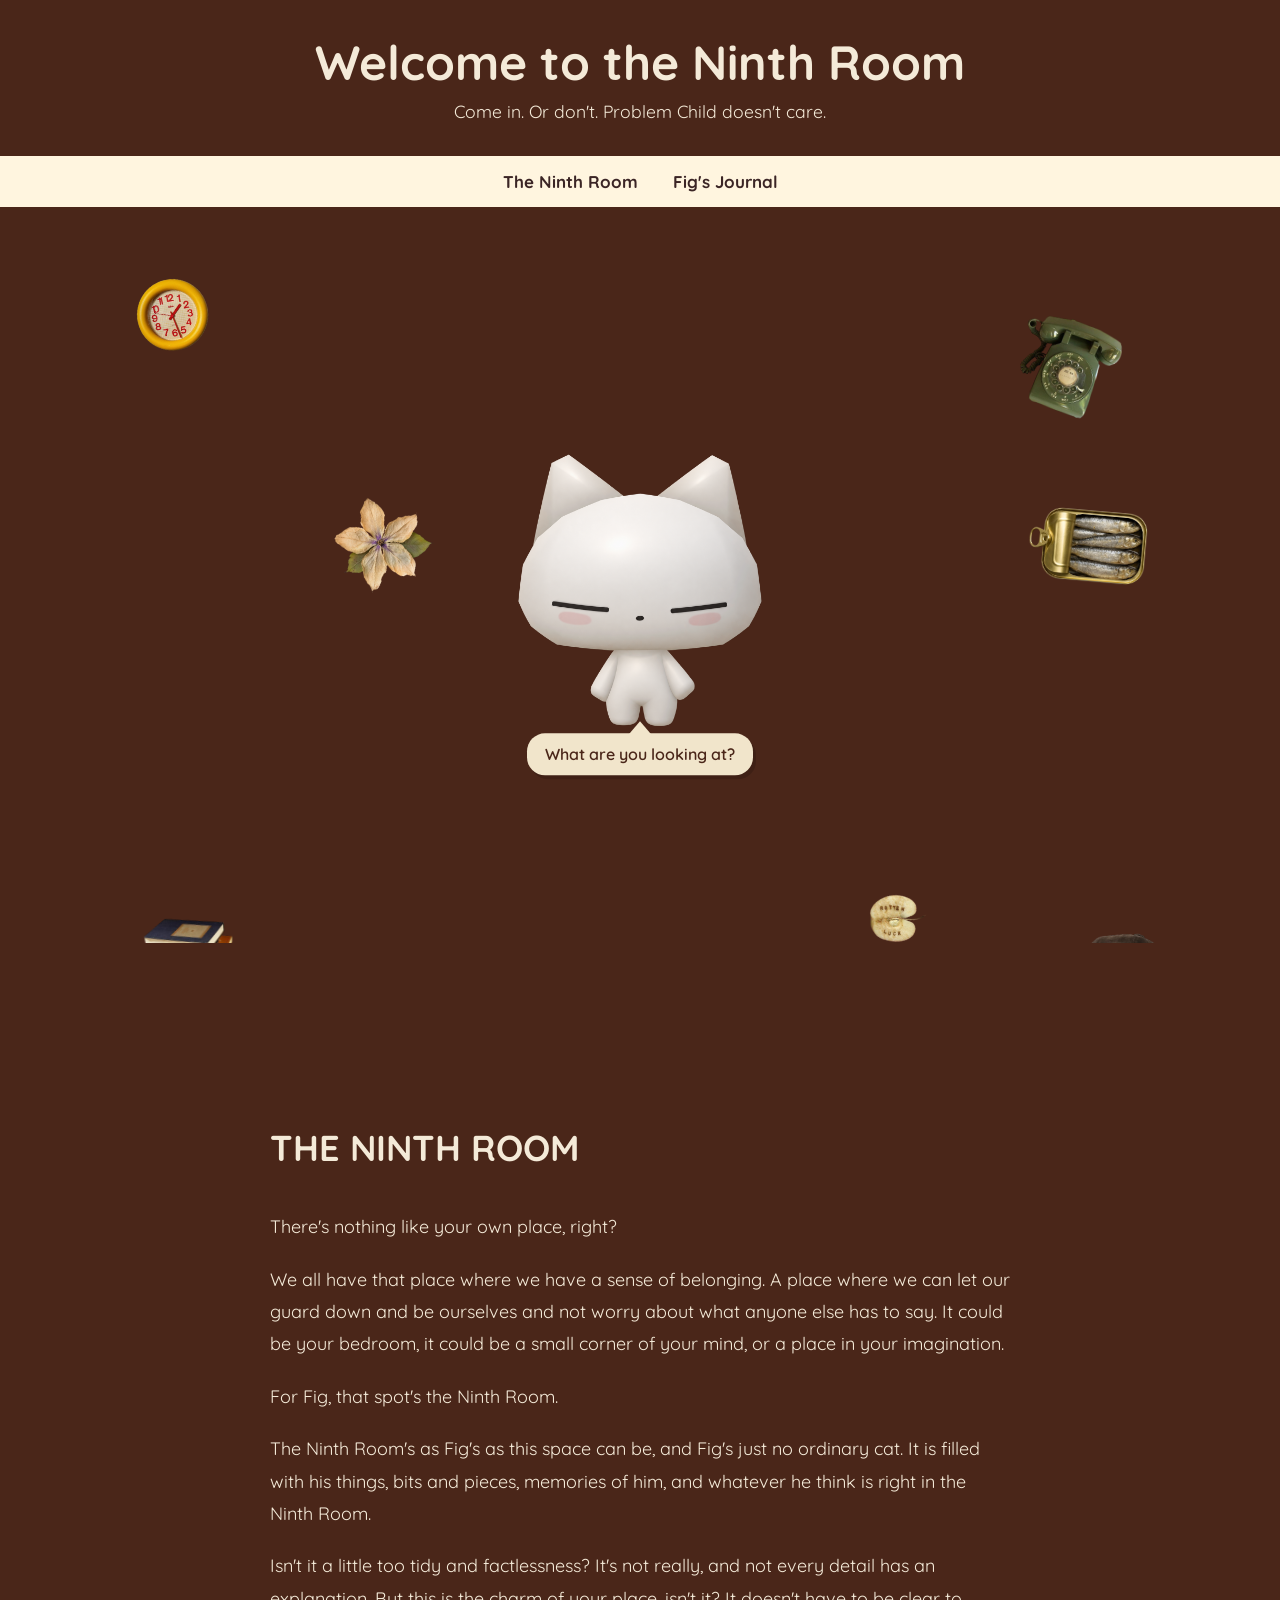
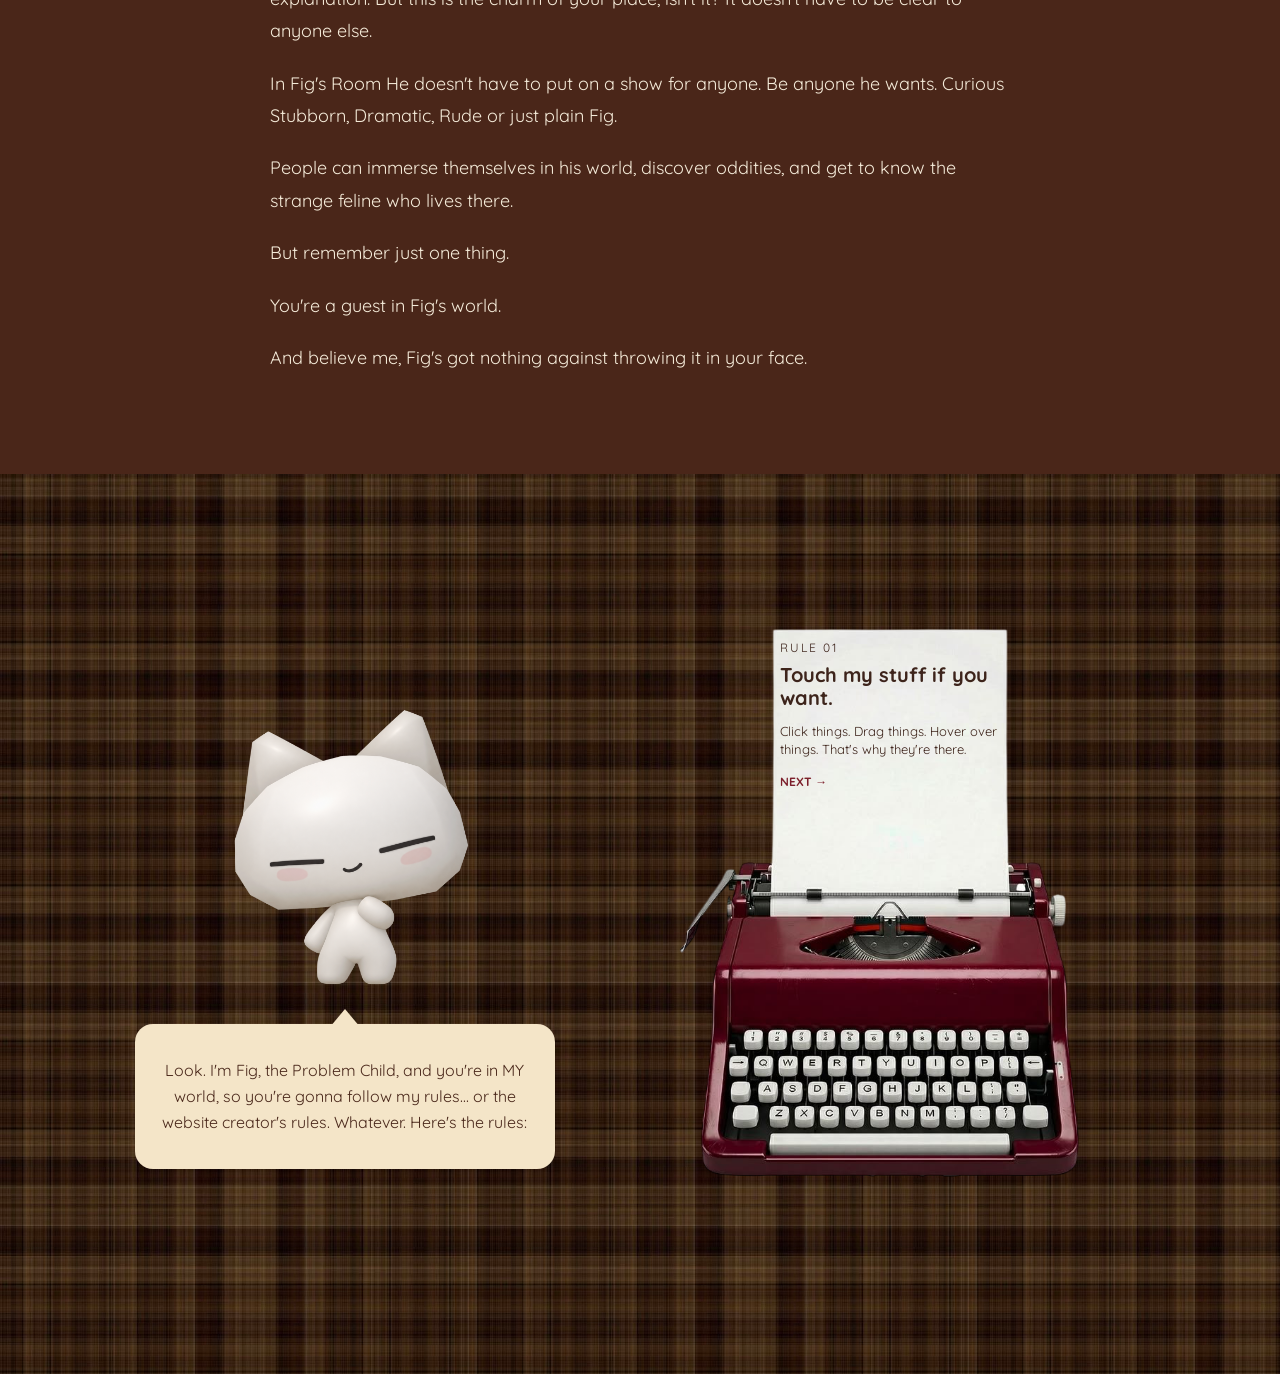
<file: index.html>
<!DOCTYPE html>
<html lang="en">

<head>
    <meta charset="UTF-8">
    <meta name="viewport" content="width=device-width, initial-scale=1.0">

    <title>The Ninth Room</title>

    <link rel="stylesheet" href="style.css">
</head>

<body>

    <!-- ===================================== -->
    <!-- FIRST SCREEN: THE NINTH ROOM          -->
    <!-- ===================================== -->

    <header>
        <h1>Welcome to the Ninth Room</h1>
        <p>Come in. Or don't. Problem Child doesn't care.</p>
    </header>
<nav aria-label="Main navigation">
    <ul>
        <li><a href="index.html">The Ninth Room</a></li>
        <li><a href="journal.html">Fig's Journal</a></li>
    </ul>
</nav>

    <main>

        <section class="room">


            <!-- CLOCK -->

            <div class="object-wrapper clock">

                <img
                    src="images/Clock.png"
                    class="room-object"
                    alt="Yellow vintage clock"
                    draggable="false">

                <div class="object-info">
                    A yellow vintage clock.<br>
                    It still works. Probably.
                </div>

            </div>


            <!-- TELEPHONE -->

            <div class="object-wrapper phone">

                <img
                    src="images/Telephone.png"
                    class="room-object"
                    alt="Green rotary telephone"
                    draggable="false">

                <div class="object-info">
                    An old rotary telephone.<br>
                    Nobody has called.
                </div>

            </div>


            <!-- BOOKS -->

            <div class="object-wrapper books" id="books-link">

                <img
                    src="images/Books.png"
                    class="room-object"
                    alt="Stack of old books"
                    draggable="false">

                <div class="object-info">
                    Fig's Journal<br>
                    Click to snoop.
                </div>

            </div>


            <!-- DRIED FLOWER -->

            <div class="object-wrapper flower">

                <img
                    src="images/Dried-flower.png"
                    class="room-object"
                    alt="Dried flower"
                    draggable="false">

                <div class="object-info">
                    A dried flower.<br>
                    It used to be prettier.
                </div>

            </div>


            <!-- ROTTEN LUCK -->

            <div class="object-wrapper apple">

                <img
                    src="images/Rotten-Luck.png"
                    class="room-object"
                    alt="Apple with Rotten Luck written inside"
                    draggable="false">

                <div class="object-info">
                    Rotten Luck.<br>
                    Don't eat it.
                </div>

            </div>


            <!-- SARDINES -->

            <div class="object-wrapper fish">

                <img
                    src="images/Sardines.png"
                    class="room-object"
                    alt="Tin of sardines"
                    draggable="false">

                <div class="object-info">
                    A tin of sardines.<br>
                    Fig claims these.
                </div>

            </div>


            <!-- HAT -->

            <div class="object-wrapper hat">

                <img
                    src="images/Hat.png"
                    class="room-object"
                    alt="Brown vintage hat"
                    draggable="false">

                <div class="object-info">
                    An old brown hat.<br>
                    Surprisingly dramatic.
                </div>

            </div>


            <!-- FIG -->

            <div class="problem-child">

                <img
                    src="cat-images/cat-neutral.png"
                    id="problem-child"
                    alt="Fig the Problem Child"
                    draggable="false">

                <div class="cat-message">

                    <p id="cat-text">
                        What are you looking at?
                    </p>

                </div>

            </div>

        </section>

<section class="room-introduction">
  <h2>THE NINTH ROOM</h2>

  <p>There's nothing like your own place, right?</p>

  <p>We all have that place where we have a sense of belonging. A place where we can let our guard down and be ourselves and not worry about what anyone else has to say. It could be your bedroom, it could be a small corner of your mind, or a place in your imagination.</p>

  <p>For Fig, that spot's the Ninth Room.</p>

  <p>The Ninth Room's as Fig's as this space can be, and Fig's just no ordinary cat. It is filled with his things, bits and pieces, memories of him, and whatever he think is right in the Ninth Room.</p>

  <p>Isn't it a little too tidy and factlessness? It's not really, and not every detail has an explanation. But this is the charm of your place, isn't it? It doesn't have to be clear to anyone else.</p>

  <p>In Fig's Room He doesn't have to put on a show for anyone. Be anyone he wants. Curious Stubborn, Dramatic, Rude or just plain Fig.</p>

  <p>People can immerse themselves in his world, discover oddities, and get to know the strange feline who lives there.</p>

  <p>But remember just one thing.</p>

  <p>You're a guest in Fig's world.</p>

  <p>And believe me, Fig's got nothing against throwing it in your face.</p>
</section>

        <!-- ===================================== -->
        <!-- SECOND SCREEN: FIG'S RULES            -->
        <!-- YOU REACH THIS BY SCROLLING DOWN      -->
        <!-- ===================================== -->

        <section class="fig-rules">


            <!-- FIG -->

            <div class="rules-intro">

                <div class="rules-fig">

                    <img
                        src="cat-images/cat-smug-3.png"
                        id="rules-cat"
                        alt="Fig the Problem Child">

                </div>


                <div class="rules-speech">

                    <p>
                        Look. I'm Fig, the Problem Child, and you're in MY world,
                        so you're gonna follow my rules... or the website creator's
                        rules. Whatever. Here's the rules:
                    </p>

                </div>

            </div>



            <!-- TYPEWRITER -->

            <div class="typewriter-area">

                <img
                    src="images/typewriter.png"
                    class="typewriter"
                    alt="Vintage burgundy typewriter">


                <!-- TEXT ON THE PAPER -->

                <div class="typewriter-paper">

                    <p
                        class="rule-number"
                        id="rule-number">
                        RULE 01
                    </p>

                    <h2 id="rule-title">
                        Touch my stuff if you want.
                    </h2>

                    <p id="rule-description">
                        Click things. Drag things. Hover over things.
                        That's why they're there.
                    </p>

                    <button id="next-rule">
                        NEXT →
                    </button>

                </div>

            </div>

        </section>

    </main>



    <script>

        /* ================================= */
        /* FIG IN THE FIRST ROOM             */
        /* ================================= */

        const cat =
            document.getElementById("problem-child");

        const catText =
            document.getElementById("cat-text");


        const expressions = [

            "cat-images/cat-neutral.png",

            "cat-images/cat-smug-3.png",

            "cat-images/cat-surprised.png",

            "cat-images/cat-shy.png",

            "cat-images/cat-annoyed.png"

        ];


        const messages = [

            "What are you looking at?",

            "Obviously I run this place.",

            "Excuse me?!",

            "Stop staring at me.",

            "You're getting on my nerves."

        ];


        let expression = 0;


        cat.addEventListener(
            "click",

            function () {

                expression++;


                if (expression >= expressions.length) {
                    expression = 0;
                }


                cat.src =
                    expressions[expression];


                catText.textContent =
                    messages[expression];

            }
        );



        /* ================================= */
        /* FIG REACTS TO OBJECTS             */
        /* ================================= */

        const reactions = {

            clock: {

                face:
                    "cat-images/cat-annoyed.png",

                message:
                    "Yes. Time is passing. Thank you for noticing."

            },


            phone: {

                face:
                    "cat-images/cat-surprised.png",

                message:
                    "Don't answer that."

            },


            books: {

                face:
                    "cat-images/cat-smug-3.png",

                message:
                    "I have read all of those. Obviously."

            },


            flower: {

                face:
                    "cat-images/cat-shy.png",

                message:
                    "...I was keeping that."

            },


            apple: {

                face:
                    "cat-images/cat-annoyed.png",

                message:
                    "It literally says Rotten Luck. Use your brain."

            },


            fish: {

                face:
                    "cat-images/cat-surprised.png",

                message:
                    "HEY. Put my sardines back."

            },


            hat: {

                face:
                    "cat-images/cat-smug-3.png",

                message:
                    "Fine. I would look good in it."

            }

        };



        /* ================================= */
        /* DRAGGABLE OBJECTS                 */
        /* ================================= */

        const room =
            document.querySelector(".room");

        const wrappers =
            document.querySelectorAll(".object-wrapper");


        wrappers.forEach(

            function (wrapper) {

                const object =
                    wrapper.querySelector(".room-object");


                object.addEventListener(

                    "mousedown",

                    function (event) {

                        event.preventDefault();


                        /* FIND THE OBJECT */

                        let objectName = "";


                        if (wrapper.classList.contains("clock")) {
                            objectName = "clock";
                        }

                        if (wrapper.classList.contains("phone")) {
                            objectName = "phone";
                        }

                        if (wrapper.classList.contains("books")) {
                            objectName = "books";
                        }

                        if (wrapper.classList.contains("flower")) {
                            objectName = "flower";
                        }

                        if (wrapper.classList.contains("apple")) {
                            objectName = "apple";
                        }

                        if (wrapper.classList.contains("fish")) {
                            objectName = "fish";
                        }

                        if (wrapper.classList.contains("hat")) {
                            objectName = "hat";
                        }


                        /* FIG REACTS */

                        if (reactions[objectName]) {

                            cat.src =
                                reactions[objectName].face;

                            catText.textContent =
                                reactions[objectName].message;

                        }


                        /* START DRAGGING */

                        const roomBox =
                            room.getBoundingClientRect();

                        const wrapperBox =
                            wrapper.getBoundingClientRect();


                        const offsetX =
                            event.clientX -
                            wrapperBox.left;

                        const offsetY =
                            event.clientY -
                            wrapperBox.top;


                        wrapper.style.zIndex = "20";


                        function moveObject(event) {

                            let newX =
                                event.clientX -
                                roomBox.left -
                                offsetX;

                            let newY =
                                event.clientY -
                                roomBox.top -
                                offsetY;


                            const maxX =
                                room.clientWidth -
                                wrapper.offsetWidth;

                            const maxY =
                                room.clientHeight -
                                wrapper.offsetHeight;


                            if (newX < 0) {
                                newX = 0;
                            }

                            if (newY < 0) {
                                newY = 0;
                            }

                            if (newX > maxX) {
                                newX = maxX;
                            }

                            if (newY > maxY) {
                                newY = maxY;
                            }


                            wrapper.style.left =
                                newX + "px";

                            wrapper.style.top =
                                newY + "px";

                            wrapper.style.right =
                                "auto";

                            wrapper.style.bottom =
                                "auto";

                        }


                        function stopDragging() {

                            document.removeEventListener(
                                "mousemove",
                                moveObject
                            );

                            document.removeEventListener(
                                "mouseup",
                                stopDragging
                            );

                            wrapper.style.zIndex = "";

                        }


                        document.addEventListener(
                            "mousemove",
                            moveObject
                        );

                        document.addEventListener(
                            "mouseup",
                            stopDragging
                        );

                    }

                );

            }

        );



        /* ================================= */
        /* FIG'S TYPEWRITER RULES            */
        /* ================================= */

        const ruleNumber =
            document.getElementById("rule-number");

        const ruleTitle =
            document.getElementById("rule-title");

        const ruleDescription =
            document.getElementById(
                "rule-description"
            );

        const nextRule =
            document.getElementById("next-rule");

        const rulesCat =
            document.getElementById("rules-cat");


        const rules = [

            {
                number:
                    "RULE 01",

                title:
                    "Touch my stuff if you want.",

                description:
                    "Click things. Drag things. Hover over things. That's why they're there.",

                face:
                    "cat-images/cat-smug-3.png"
            },


            {
                number:
                    "RULE 02",

                title:
                    "Some things lead somewhere else.",

                description:
                    "Click an object and it might take you somewhere. Try not to get lost.",

                face:
                    "cat-images/cat-neutral.png"
            },


            {
                number:
                    "RULE 03",

                title:
                    "Don't expect everything to make sense.",

                description:
                    "This is the Ninth Room. Things are here because they're here.",

                face:
                    "cat-images/cat-annoyed.png"
            },


            {
                number:
                    "RULE 04",

                title:
                    "Yes, I react to things.",

                description:
                    "I'm literally standing right here. Obviously I have opinions.",

                face:
                    "cat-images/cat-surprised.png"
            },


            {
                number:
                    "RULE 05",

                title:
                    "Explore.",

                description:
                    "That's basically the whole point. Stop waiting for me to tell you what to do.",

                face:
                    "cat-images/cat-smug-3.png"
            }

        ];


        let currentRule = 0;


        nextRule.addEventListener(

            "click",

            function () {

                currentRule++;


                if (currentRule >= rules.length) {
                    currentRule = 0;
                }


                ruleNumber.textContent =
                    rules[currentRule].number;

                ruleTitle.textContent =
                    rules[currentRule].title;

                ruleDescription.textContent =
                    rules[currentRule].description;

                rulesCat.src =
                    rules[currentRule].face;


                if (
                    currentRule ===
                    rules.length - 1
                ) {

                    nextRule.textContent =
                        "START OVER ↺";

                }

                else {

                    nextRule.textContent =
                        "NEXT →";

                }

            }

        );



        /* ================================= */
        /* BOOKS: CLICK OPENS JOURNAL        */
        /* DRAGGING DOES NOT OPEN JOURNAL    */
        /* ================================= */

        const booksLink =
            document.getElementById("books-link");

        let booksStartX = 0;
        let booksStartY = 0;
        let booksMoved = false;


        booksLink.addEventListener(
            "pointerdown",

            function (event) {

                booksStartX = event.clientX;
                booksStartY = event.clientY;

                booksMoved = false;

            }
        );


        booksLink.addEventListener(
            "pointermove",

            function (event) {

                const distanceX =
                    Math.abs(
                        event.clientX - booksStartX
                    );

                const distanceY =
                    Math.abs(
                        event.clientY - booksStartY
                    );


                if (
                    distanceX > 8 ||
                    distanceY > 8
                ) {

                    booksMoved = true;

                }

            }
        );


        booksLink.addEventListener(
            "pointerup",

            function () {

                if (!booksMoved) {
                    window.location.href =
                        "journal.html";
                }

            }
        );

    </script>

</body>

</html>
</file>
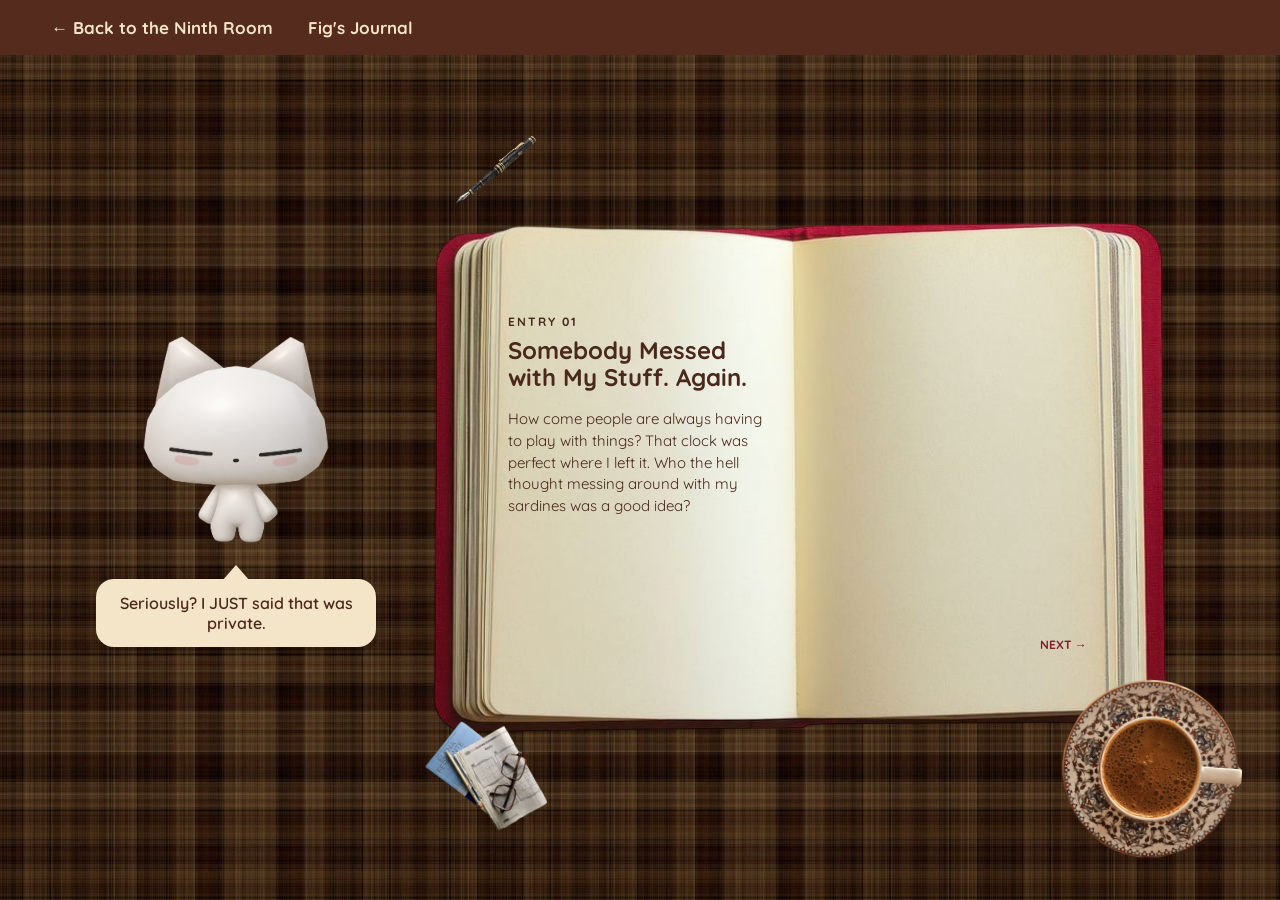
<file: journal.html>
<!DOCTYPE html>
<html lang="en">

<head>
    <meta charset="UTF-8">
    <meta name="viewport" content="width=device-width, initial-scale=1.0">

    <title>Fig's Journal | Ninth Room</title>

   <link rel="stylesheet" href="style.css">
</head>

<body class="journal-page">

    <!-- NAVIGATION -->

    <nav class="journal-nav" aria-label="Main navigation">
        <ul>
            <li>
                <a href="index.html">← Back to the Ninth Room</a>
            </li>
            <li>
                <a href="journal.html" aria-current="page">Fig's Journal</a>
            </li>
        </ul>
    </nav>


    <!-- JOURNAL ROOM -->

    <main class="journal-room">

        <!-- FIG -->

        <section class="journal-fig">

            <img
                src="cat-images/cat-neutral.png"
                alt="Fig the Problem Child"
                id="journal-cat"
            >

            <div class="journal-cat-message">
                <p id="journal-cat-text">
                    Seriously? I JUST said that was private.
                </p>
            </div>

        </section>


        <!-- OPEN JOURNAL -->

        <section class="open-journal">

            <img
                src="images/pages.png"
                alt="An open journal"
                class="journal-pages"
            >

            <!-- JOURNAL ENTRY -->

            <div class="journal-left-page">

                <p class="journal-entry-number">
                    ENTRY 01
                </p>

                <h1 id="journal-title">
                    Somebody Messed with My Stuff. Again.
                </h1>

                <div id="entry-text">

                    <p>
                        How come people are always having to play
                        with things? That clock was perfect where
                        I left it. Who the hell thought messing
                        around with my sardines was a good idea?
                    </p>

                </div>

            </div>


            <!-- JOURNAL BUTTONS -->

            <div class="journal-controls">

                <button type="button" id="previous-entry">
                    ← PREVIOUS
                </button>

                <button type="button" id="next-entry">
                    NEXT →
                </button>

            </div>

        </section>


        <!-- FIG'S OBJECTS -->

        <img
            src="images/pen.png"
            alt="Fig's fountain pen"
            class="journal-object journal-pen"
            id="journal-pen"
        >

        <img
            src="images/crosswords.png"
            alt="Fig's crossword puzzle"
            class="journal-object journal-crosswords"
            id="journal-crosswords"
        >

        <img
            src="images/coffee.png"
            alt="Fig's coffee"
            class="journal-object journal-coffee"
            id="journal-coffee"
        >

    </main>


    <script>

        /* JOURNAL ENTRIES */

        const entries = [

            {
                number: "ENTRY 01",

                title: "Somebody Messed with My Stuff. Again.",

                text: `
                    <p>
                        How come people are always having to play
                        with things? That clock was perfect where
                        I left it. Who the hell thought messing
                        around with my sardines was a good idea?
                    </p>
                `,

                cat: "cat-images/cat-neutral.png",

                message: "Seriously? I JUST said that was private."
            },

            {
                number: "ENTRY 02",

                title: "The Telephone Incident",

                text: `
                    <p>
                        So a guy calls me up yesterday. I answered
                        the phone. Apparently I shouldn't have
                        known about the fight we had going on
                        downstairs. Well, now I do. And guess
                        what? So do you.
                    </p>
                `,

                cat: "cat-images/cat-shy.png",

                message: "And that's not even the worst part."
            },

            {
                number: "ENTRY 03",

                title: "I Have Enemies.",

                text: `
                    <p>
                        Vacuum cleaner is still chief opponent.
                        Yesterday, for some godforsaken reason
                        it walks into my room like it is master
                        of the universe, gross, isn't it?
                    </p>
                `,

                cat: "cat-images/cat-neutral.png",

                message: "That thing has some nerve."
            }

        ];


        /* GET PAGE ELEMENTS */

        let currentEntry = 0;

        const entryNumber = document.querySelector(
            ".journal-entry-number"
        );

        const entryTitle = document.querySelector(
            "#journal-title"
        );

        const entryText = document.querySelector(
            "#entry-text"
        );

        const journalCat = document.querySelector(
            "#journal-cat"
        );

        const journalCatText = document.querySelector(
            "#journal-cat-text"
        );

        const previousButton = document.querySelector(
            "#previous-entry"
        );

        const nextButton = document.querySelector(
            "#next-entry"
        );


        /* SHOW JOURNAL ENTRY */

        function showEntry() {

            const entry = entries[currentEntry];

            entryNumber.textContent = entry.number;

            entryTitle.textContent = entry.title;

            entryText.innerHTML = entry.text;

            journalCat.src = entry.cat;

            journalCatText.textContent = entry.message;

            if (currentEntry === 0) {
                previousButton.style.visibility = "hidden";
            } else {
                previousButton.style.visibility = "visible";
            }

            if (currentEntry === entries.length - 1) {
                nextButton.style.visibility = "hidden";
            } else {
                nextButton.style.visibility = "visible";
            }

        }


        /* NEXT ENTRY */

        nextButton.addEventListener("click", function () {

            if (currentEntry < entries.length - 1) {

                currentEntry++;

                showEntry();

            }

        });


        /* PREVIOUS ENTRY */

        previousButton.addEventListener("click", function () {

            if (currentEntry > 0) {

                currentEntry--;

                showEntry();

            }

        });


        /* FIG REACTS TO OBJECTS */

        const pen = document.querySelector("#journal-pen");

        const crosswords = document.querySelector(
            "#journal-crosswords"
        );

        const coffee = document.querySelector("#journal-coffee");


        /* PEN */

        pen.addEventListener("click", function () {

            journalCat.src = "cat-images/cat-neutral.png";

            journalCatText.textContent =
                "Hey. I use that to write.";

        });


        /* CROSSWORDS */

        crosswords.addEventListener("click", function () {

            journalCat.src = "cat-images/cat-shy.png";

            journalCatText.textContent =
                "Don't look at my answers.";

        });


        /* COFFEE */

        coffee.addEventListener("click", function () {

            journalCat.src = "cat-images/cat-neutral.png";

            journalCatText.textContent =
                "Careful. That's MY coffee.";

        });


        /* START JOURNAL */

        showEntry();

    </script>

</body>
</html>
</file>
<file: style.css>
@import url('https://fonts.googleapis.com/css2?family=Quicksand:wght@400;500;600;700&display=swap');

* {
    box-sizing: border-box;
}

body {
    margin: 0;
    background-color: #4a2619;
    color: #f4ead8;
    font-family: "Quicksand", sans-serif;
}


/* HEADER */

header {
    text-align: center;
    padding: 2rem 1rem 1rem;
}

header h1 {
    margin: 0;
    font-size: 3rem;
    font-weight: 700;
}

header p {
    margin-top: 0.5rem;
    font-size: 1.1rem;
}


/* ROOM */

.room {
    width: 92%;
    max-width: 1200px;
    min-height: 720px;

    margin: 1rem auto 4rem;

    position: relative;

    background-color: #4a2619;

    overflow: hidden;
}


/* ALL OBJECTS */

.room-object {
    position: absolute;
    object-fit: contain;
}


/* CLOCK */

.clock {
    width: 150px;
    top: 40px;
    left: 5%;
    transform: rotate(-8deg);
}


/* PHONE */

.phone {
    width: 145px;
    top: 70px;
    right: 7%;
    transform: rotate(7deg);
}


/* BOOKS */

.books {
    width: 180px;
    bottom: 55px;
    left: 5%;
    transform: rotate(-3deg);
}


/* FLOWER */

.flower {
    width: 130px;
    top: 260px;
    left: 22%;
    transform: rotate(-12deg);
}


/* APPLE */

.apple {
    width: 115px;
    bottom: 80px;
    right: 23%;
    transform: rotate(9deg);
}


/* FISH */

.fish {
    width: 175px;
    top: 275px;
    right: 5%;
    transform: rotate(5deg);
}


/* HAT */

.hat {
    width: 160px;
    bottom: 40px;
    right: 4%;
    transform: rotate(-7deg);
}


/* ---------------- */
/*   PROBLEM CHILD  */
/* ---------------- */

.problem-child {
    position: absolute;

    left: 50%;
    top: 52%;

    transform: translate(-50%, -50%);

    width: 330px;

    text-align: center;

    z-index: 10;
}


/* CAT */

#problem-child {
    display: block;

    width: 100%;
    max-height: 390px;

    object-fit: contain;

    cursor: pointer;

    transition:
        transform 0.2s ease,
        filter 0.2s ease;
}


#problem-child:hover {
    transform: scale(1.03);
    filter: drop-shadow(0 8px 8px rgba(0, 0, 0, 0.25));
}


#problem-child:active {
    transform: scale(0.98);
}


/* CAT SPEECH */

.cat-message {
    width: fit-content;
    max-width: 270px;

    margin: -15px auto 0;

    padding: 0.7rem 1.1rem;

    background-color: #f1e5cb;
    color: #4a2619;

    border-radius: 18px;

    position: relative;

    font-weight: 600;

    box-shadow: 3px 4px 0 rgba(0, 0, 0, 0.15);
}


.cat-message p {
    margin: 0;
}


/* little speech bubble point */

.cat-message::before {
    content: "";

    position: absolute;

    top: -12px;
    left: 50%;

    transform: translateX(-50%);

    border-left: 12px solid transparent;
    border-right: 12px solid transparent;
    border-bottom: 14px solid #f1e5cb;
}


/* RESPONSIVE */

@media (max-width: 800px) {

    header h1 {
        font-size: 2.3rem;
    }

    .room {
        min-height: 800px;
    }

    .problem-child {
        width: 260px;
    }

    .room-object {
        transform: scale(0.85);
    }

}

.room-object {
    cursor: grab;
    user-select: none;
}

.room-object:active {
    cursor: grabbing;
}

/* -------------------------------- */
/* INTERACTIVE OBJECTS              */
/* -------------------------------- */

.object-wrapper {
    position: absolute;
    cursor: grab;
    user-select: none;
}

.object-wrapper:active {
    cursor: grabbing;
}


/* keep the image inside its wrapper */

.object-wrapper .room-object {
    width: 100%;
    display: block;
}


/* -------------------------------- */
/* HOVER INFORMATION                */
/* -------------------------------- */

.object-info {
    position: absolute;

    left: 50%;
    bottom: 105%;

    transform: translateX(-50%);

    width: 150px;

    padding: 8px 10px;

    background-color: #f4e5c8;
    color: #4a281b;

    font-family: "Quicksand", sans-serif;
    font-size: 13px;
    line-height: 1.3;

    text-align: center;

    border-radius: 10px;

    opacity: 0;
    visibility: hidden;

    transition: opacity 0.2s;

    pointer-events: none;

    z-index: 30;
}


.object-wrapper:hover .object-info {
    opacity: 1;
    visibility: visible;
}


/* -------------------------------- */
/* OBJECT SIZES                     */
/* -------------------------------- */

.clock {
    width: 110px;
}

.phone {
    width: 145px;
}

.books {
    width: 145px;
}

.flower {
    width: 120px;
}

.apple {
    width: 110px;
}

.fish {
    width: 145px;
}

.hat {
    width: 145px;
}

.fig-rules {
    min-height: 100vh;

    background-color: #4b281a;
    background-image: url("images/plaid.jpg");

    /* THIS controls how big the plaid pattern appears */
    background-size: 500px auto;

    background-repeat: repeat;
    background-position: top left;

    display: flex;
    align-items: center;
    justify-content: center;

    gap: 70px;
    padding: 80px 8%;
    box-sizing: border-box;
}


/* FIG SIDE */

.rules-intro {
    width: 40%;
    max-width: 500px;

    display: flex;
    flex-direction: column;
    align-items: center;
}


.rules-fig img {
    width: 330px;
    max-width: 100%;
    display: block;
}


/* FIG SPEECH */

.rules-speech {
    background-color: #f4e5c8;
    color: #4a281b;

    font-family: "Quicksand", sans-serif;

    max-width: 420px;

    padding: 18px 22px;
    margin-top: 15px;

    border-radius: 18px;

    line-height: 1.6;
    text-align: center;

    position: relative;
}


.rules-speech::before {
    content: "";

    position: absolute;

    top: -15px;
    left: 50%;

    transform: translateX(-50%);

    border-left: 15px solid transparent;
    border-right: 15px solid transparent;
    border-bottom: 18px solid #f4e5c8;
}


/* ================================= */
/* TYPEWRITER                        */
/* ================================= */

.typewriter-area {
    width: 520px;
    max-width: 50%;

    position: relative;
}


.typewriter {
    width: 100%;
    display: block;
}


/* TEXT SITTING ON THE PAPER */

.typewriter-paper {
    position: absolute;

    top: 7%;
    left: 26%;

    width: 48%;
    height: 35%;

    color: #3d241b;

    font-family: "Quicksand", sans-serif;

    text-align: left;

    box-sizing: border-box;

    padding: 15px;

    overflow: hidden;
}


.rule-number {
    font-size: 12px;
    letter-spacing: 2px;

    margin: 0 0 8px;
}


.typewriter-paper h2 {
    font-size: 20px;
    line-height: 1.15;

    margin: 0 0 10px;
}


#rule-description {
    font-size: 13px;
    line-height: 1.4;

    margin-bottom: 12px;
}


/* NEXT BUTTON */

#next-rule {
    background: none;
    border: none;

    padding: 0;

    color: #7c1f2b;

    font-family: "Quicksand", sans-serif;
    font-weight: bold;
    font-size: 12px;

    cursor: pointer;
}


#next-rule:hover {
    text-decoration: underline;
}


/* ================================= */
/* SMALLER SCREENS                   */
/* ================================= */

@media (max-width: 800px) {

    
    .rules-intro {
        width: 100%;
    }


    .rules-fig img {
        width: 230px;
    }


    .typewriter-area {
        width: 450px;
        max-width: 100%;
    }

}


/* ================================= */
/* FIG'S JOURNAL                     */
/* ================================= */

.journal-page {
    margin: 0;
    background-image: url("images/plaid.jpg");
    background-size: 500px auto;
    background-repeat: repeat;
    color: #4a281b;
}

.journal-nav {
    height: 55px;
    padding: 0 4%;

    display: flex;
    align-items: center;
    justify-content: space-between;

    background-color: #542b1d;
    color: #f4e5c8;

    font-weight: 700;
}

.journal-nav a {
    color: #f4e5c8;
    text-decoration: none;
}

.journal-nav a:hover {
    text-decoration: underline;
}


/* WHOLE AREA */

.journal-room {
    width: 100%;
    min-height: calc(100vh - 55px);

    position: relative;

    display: flex;
    align-items: center;
    justify-content: center;

    gap: 40px;

    padding: 50px 4%;
}


/* ================================= */
/* FIG                               */
/* ================================= */

.journal-fig {
    width: 280px;
    flex-shrink: 0;

    text-align: center;

    position: relative;
    z-index: 5;
}

#journal-cat {
    width: 250px;
    max-height: 300px;

    display: block;
    object-fit: contain;

    margin: 0 auto;
}

.journal-cat-message {
    width: 280px;

    margin: 20px auto 0;
    padding: 14px 18px;

    background-color: #f4e5c8;

    border-radius: 18px;

    position: relative;

    font-weight: 600;

    box-shadow: 3px 4px 0 rgba(0, 0, 0, 0.15);
}

.journal-cat-message::before {
    content: "";

    position: absolute;

    top: -14px;
    left: 50%;

    transform: translateX(-50%);

    border-left: 14px solid transparent;
    border-right: 14px solid transparent;
    border-bottom: 16px solid #f4e5c8;
}

.journal-cat-message p {
    margin: 0;
}


/* ================================= */
/* OPEN JOURNAL                      */
/* ================================= */

.open-journal {
    width: 800px;
    max-width: 60vw;

    position: relative;

    flex-shrink: 0;

    z-index: 2;
}

.journal-pages {
    width: 100%;
    height: auto;

    display: block;

    object-fit: contain;
}


/* ================================= */
/* JOURNAL TEXT                      */
/* ================================= */

.journal-left-page {
    position: absolute;

    top: 20%;
    left: 12%;

    width: 34%;
    height: 58%;

    color: #4a281b;

    overflow: hidden;
}

.journal-entry-number {
    margin: 0 0 8px;

    font-size: 12px;
    font-weight: 700;

    letter-spacing: 2px;
}

.journal-left-page h1 {
    margin: 0 0 16px;

    font-size: 24px;
    line-height: 1.15;
}

#entry-text {
    font-size: 15px;
    line-height: 1.45;
}

#entry-text p {
    margin: 0 0 15px;
}


/* ================================= */
/* JOURNAL CONTROLS                  */
/* ================================= */

.journal-controls {
    position: absolute;

    left: 12%;
    bottom: 17%;

    width: 76%;

    display: flex;
    justify-content: space-between;

    z-index: 10;
}

.journal-controls button {
    border: 0;
    background: none;

    padding: 5px;

    color: #7c1f2b;

    font-family: "Quicksand", sans-serif;
    font-size: 12px;
    font-weight: 700;

    cursor: pointer;
}

.journal-controls button:hover {
    text-decoration: underline;
}


/* ================================= */
/* FIG'S STUFF                       */
/* ================================= */

.journal-object {
    position: absolute;

    object-fit: contain;

    z-index: 6;

    pointer-events: none;
}

.journal-pen {
    width: 95px;

    top: 8%;
    left: 35%;

    transform: rotate(12deg);
}

.journal-crosswords {
    width: 165px;

    bottom: 6%;
    left: 31%;

    transform: rotate(-9deg);
}

.journal-coffee {
    width: 180px;

    right: 3%;
    bottom: 5%;

    transform: rotate(4deg);
}


/* ================================= */
/* SMALL SCREENS                     */
/* ================================= */

@media (max-width: 900px) {

    .journal-room {
        flex-direction: column;

        min-height: auto;

        padding: 50px 20px;
    }

    .journal-fig {
        width: 260px;
    }

    .open-journal {
        width: 700px;
        max-width: 95vw;
    }

    .journal-object {
        display: none;
    }
}

/* ================================= */
/* JOURNAL INTERACTION FIX           */
/* ================================= */

.journal-object {
    pointer-events: auto;
    cursor: pointer;

    transition:
        filter 0.2s ease;
}

.journal-object:hover {
    filter: drop-shadow(
        0 7px 6px rgba(0, 0, 0, 0.35)
    );
}

.journal-object:active {
    filter: drop-shadow(
        0 3px 3px rgba(0, 0, 0, 0.3)
    );
}

/* THE NINTH ROOM INTRODUCTION */

.room-introduction {
    max-width: 800px;
    margin: 0 auto;
    padding: 80px 30px;
    text-align: left;
    line-height: 1.8;
}

.room-introduction h2 {
    font-size: 36px;
    margin-bottom: 30px;
}

.room-introduction p {
    font-size: 18px;
    margin-bottom: 20px;
}

/* NINTH ROOM NAVIGATION */

nav {
    background-color: #fff5df;
    padding: 15px 25px;
    text-align: center;
}

nav ul {
    list-style: none;
    margin: 0;
    padding: 0;
    display: flex;
    justify-content: center;
    gap: 35px;
}

nav a {
    color: #3b2525;
    font-size: 17px;
    font-weight: bold;
    text-decoration: none;
}

nav a:hover {
    text-decoration: underline;
}

nav a:focus-visible {
    outline: 2px solid #3b2525;
    outline-offset: 4px;
}
</file>
